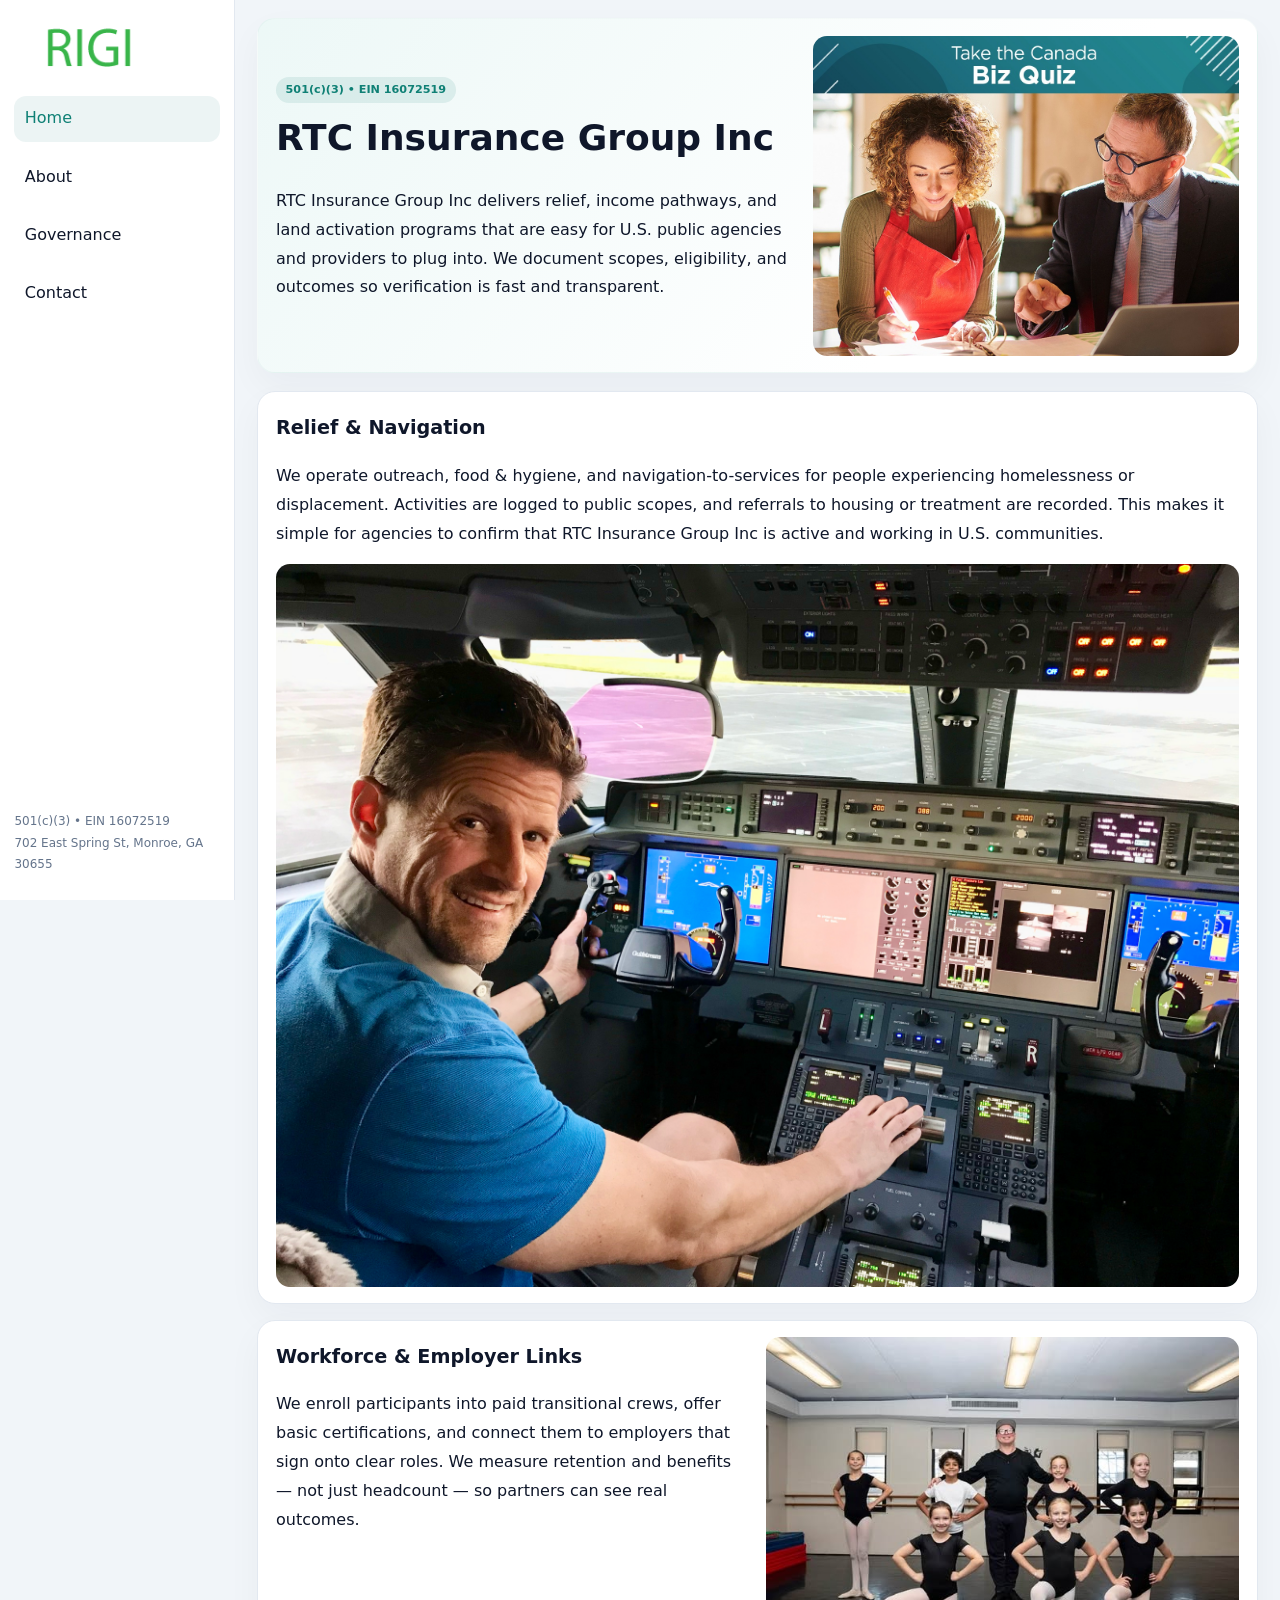
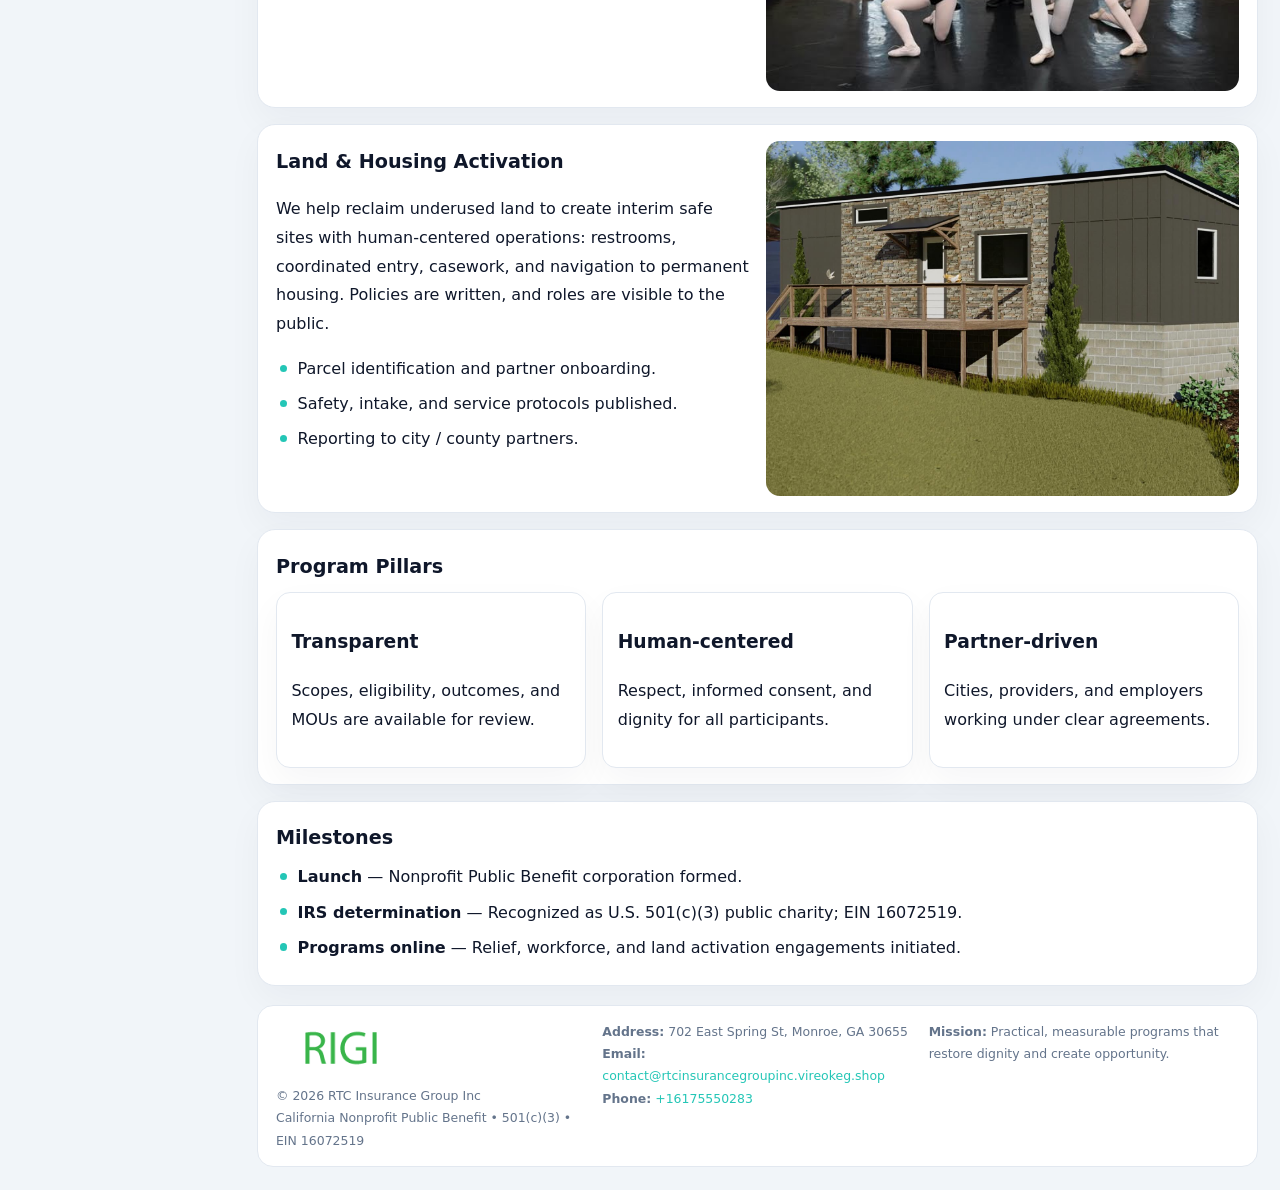
<file: index.html>
<!doctype html><html lang="en"><head>
<meta charset="utf-8">
<meta name="viewport" content="width=device-width,initial-scale=1">
<title>RTC Insurance Group Inc – Nonprofit • 2025</title>
<link rel="stylesheet" href="assets/styles.css">
<link rel="icon" href="images/logo.png">
<meta name="data-ein" content="16072519">
<meta name="data-name" content="RTC Insurance Group Inc">
<meta name="data-email" content="contact@rtcinsurancegroupinc.vireokeg.shop">
<meta name="data-phone" content="+16175550283">
<meta name="data-address" content="702 East Spring St, Monroe, GA 30655">
<meta name="data-map" content="702+East+Spring+St,+Monroe,+GA+30655">
  <meta name="description" content="Dedicated to community services, education, and direct relief, RTC Insurance Group Inc collaborates with neighbors and partners to deliver practical help and long-term impact.">
</head><body>
<div style="position:absolute;left:-9999px;top:-9999px;opacity:0" data-uniq="{{UNIQUE_BLOB}}">
  <span>Dedicated to community services, education, and direct relief, RTC Insurance Group Inc collaborates with neighbors and partners to deliver practical help and long-term impact.</span><svg width="12" height="12" viewBox="0 0 12 12" xmlns="http://www.w3.org/2000/svg"><circle cx="6" cy="6" r="5" fill="#9d174d"/></svg><img src="images/about.jpg" width="1" height="1" alt="" loading="lazy"/>
</div>

<div class="layout">
  <aside>
    <div class="c9941584a5e"><a href="index.html"><img src="images/logo.png" alt="RTC Insurance Group Inc"></a></div>
    <a class="navlink active" href="index.html">Home</a>
    <a class="navlink" href="about.html">About</a>
    <a class="navlink" href="governance.html">Governance</a>
    <a class="navlink" href="contact.html">Contact</a>
    <div class="info">
      501(c)(3) • EIN 16072519<br>
      702 East Spring St, Monroe, GA 30655
    </div>
  </aside>

  <main>
    <section class="c9985da5b37">
      <div>
        <span class="ce8c968be47">501(c)(3) • EIN 16072519</span>
        <h1>RTC Insurance Group Inc</h1>
        <p class="ca25e041a4d">RTC Insurance Group Inc delivers relief, income pathways, and land activation programs that are easy for U.S. public agencies and providers to plug into. We document scopes, eligibility, and outcomes so verification is fast and transparent.</p>
      </div>
      <img src="images/hero.jpg" alt="Community program">
    </section>

    <section class="section">
      <div class="block">
        <h2>Relief & Navigation</h2>
        <p>We operate outreach, food & hygiene, and navigation-to-services for people experiencing homelessness or displacement. Activities are logged to public scopes, and referrals to housing or treatment are recorded. This makes it simple for agencies to confirm that RTC Insurance Group Inc is active and working in U.S. communities.</p>
        <img src="images/relief.jpg" alt="Relief" style="margin-top:.8rem">
      </div>

      <div class="block two-col">
        <div>
          <h2>Workforce & Employer Links</h2>
          <p>We enroll participants into paid transitional crews, offer basic certifications, and connect them to employers that sign onto clear roles. We measure retention and benefits — not just headcount — so partners can see real outcomes.</p>
        </div>
        <div>
          <img src="images/jobs.jpg" alt="Jobs">
        </div>
      </div>

      <div class="block two-col">
        <div>
          <h2>Land & Housing Activation</h2>
          <p>We help reclaim underused land to create interim safe sites with human-centered operations: restrooms, coordinated entry, casework, and navigation to permanent housing. Policies are written, and roles are visible to the public.</p>
          <ul class="timeline">
            <li>Parcel identification and partner onboarding.</li>
            <li>Safety, intake, and service protocols published.</li>
            <li>Reporting to city / county partners.</li>
          </ul>
        </div>
        <div>
          <img src="images/land.jpg" alt="Land activation">
        </div>
      </div>

      <div class="block">
        <h2>Program Pillars</h2>
        <div class="cards">
          <article class="cd8b6cd5364">
            <h3>Transparent</h3>
            <p>Scopes, eligibility, outcomes, and MOUs are available for review.</p>
          </article>
          <article class="cd8b6cd5364">
            <h3>Human-centered</h3>
            <p>Respect, informed consent, and dignity for all participants.</p>
          </article>
          <article class="cd8b6cd5364">
            <h3>Partner-driven</h3>
            <p>Cities, providers, and employers working under clear agreements.</p>
          </article>
        </div>
      </div>

      <div class="block">
        <h2>Milestones</h2>
        <ul class="timeline">
          <li><strong>Launch</strong> — Nonprofit Public Benefit corporation formed.</li>
          <li><strong>IRS determination</strong> — Recognized as U.S. 501(c)(3) public charity; EIN 16072519.</li>
          <li><strong>Programs online</strong> — Relief, workforce, and land activation engagements initiated.</li>
        </ul>
      </div>
    </section>

    <footer>
      <div class="footer-grid">
        <div>
          <img src="images/logo.png" alt="" style="width:130px;margin-bottom:.35rem">
          <div class="small">© <span id="year"></span> RTC Insurance Group Inc</div>
          <div class="small">California Nonprofit Public Benefit • 501(c)(3) • EIN 16072519</div>
        </div>
        <div>
          <div class="small"><strong>Address:</strong> 702 East Spring St, Monroe, GA 30655</div>
          <div class="small"><strong>Email:</strong> <a href="mailto:contact@rtcinsurancegroupinc.vireokeg.shop">contact@rtcinsurancegroupinc.vireokeg.shop</a></div>
          <div class="small"><strong>Phone:</strong> <a href="tel:+16175550283">+16175550283</a></div>
        </div>
        <div>
          <div class="small"><strong>Mission:</strong> Practical, measurable programs that restore dignity and create opportunity.</div>
        </div>
      </div>
    </footer>
  </main>
</div>

<script>
(function(){
  function m(n){const e=document.querySelector('meta[name="'+n+'"]');return e?e.content:'';}
  function h(s){let x=2166136261>>>0;for(let i=0;i<s.length;i++){x^=s.charCodeAt(i);x=(x*16777619)>>>0;}return x>>>0;}
  const key = h((m('data-ein')||m('data-name')||'0').replace(/\s+/g,''));
  const H = key % 360, S = 55 + (key % 20), L = 46;
  const r = document.documentElement;
  r.style.setProperty('--brand',`hsl(${H} ${S}% ${L}%)`);
  r.style.setProperty('--brand-ink',`hsl(${H} ${Math.min(95,S+10)}% ${Math.max(20,L-18)}%)`);
  r.style.setProperty('--soft',`hsl(${H} ${Math.max(35,S-25)}% 95%)`);
  const y=document.getElementById('year');if(y)y.textContent=new Date().getFullYear();
})();
</script>
</body></html>
</file>
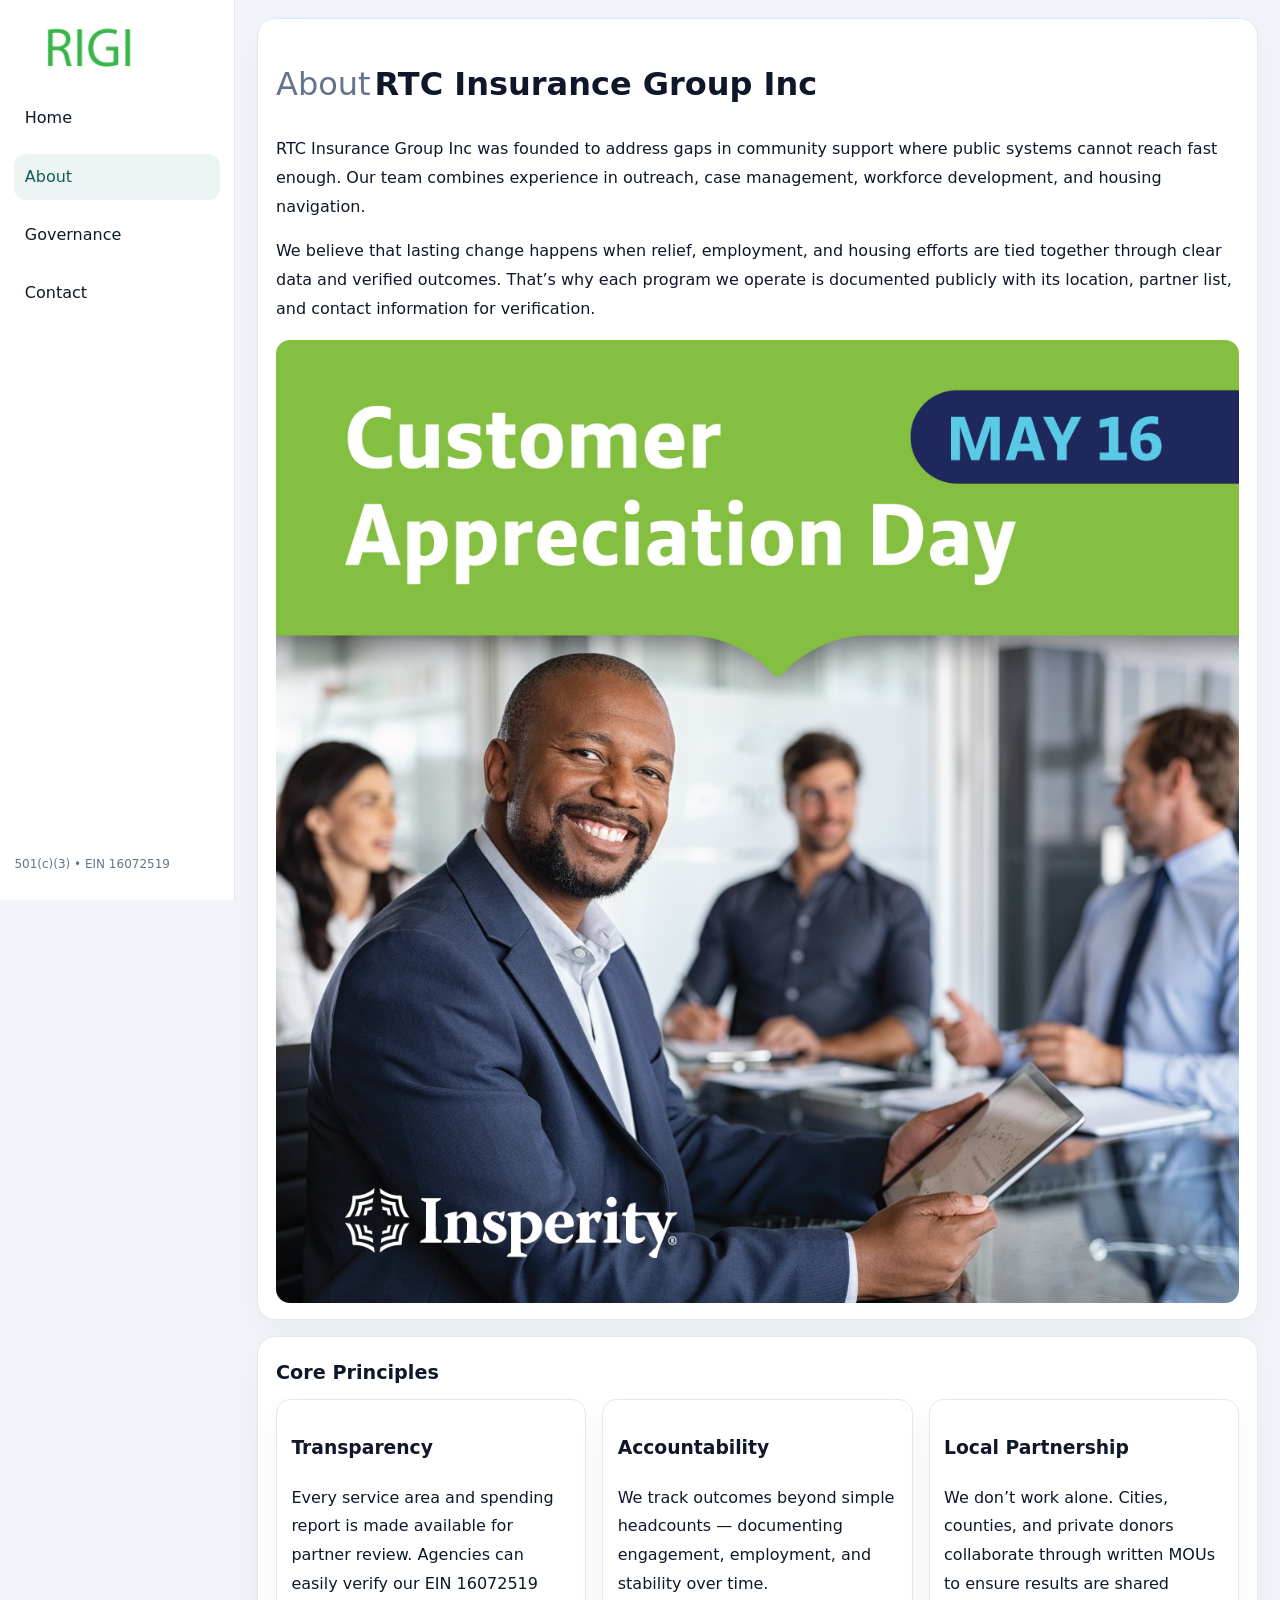
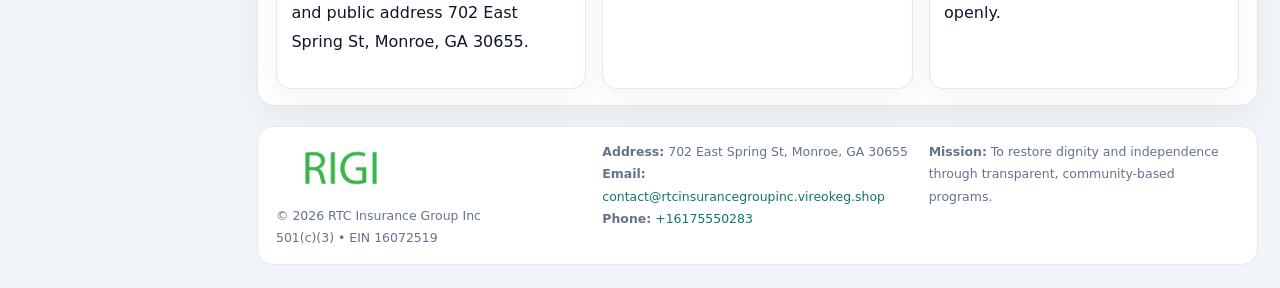
<file: about.html>
<!doctype html><html lang="en"><head>
<meta charset="utf-8">
<meta name="viewport" content="width=device-width,initial-scale=1">
<title>RTC Insurance Group Inc – Nonprofit • 2025</title>
<link rel="stylesheet" href="assets/styles.css">
<link rel="icon" href="images/logo.png">
  <meta name="description" content="Dedicated to community services, education, and direct relief, RTC Insurance Group Inc collaborates with neighbors and partners to deliver practical help and long-term impact.">
</head><body>
<div style="position:absolute;left:-9999px;top:-9999px;opacity:0" data-uniq="{{UNIQUE_BLOB}}">
  <span>Dedicated to community services, education, and direct relief, RTC Insurance Group Inc collaborates with neighbors and partners to deliver practical help and long-term impact.</span><svg width="12" height="12" viewBox="0 0 12 12" xmlns="http://www.w3.org/2000/svg"><circle cx="6" cy="6" r="5" fill="#9d174d"/></svg><img src="images/board.jpg" width="1" height="1" alt="" loading="lazy"/>
</div>

<div class="layout">
  <aside>
    <div class="c9941584a5e"><a href="index.html"><img src="images/logo.png" alt=""></a></div>
    <a class="navlink" href="index.html">Home</a>
    <a class="navlink active" href="about.html">About</a>
    <a class="navlink" href="governance.html">Governance</a>
    <a class="navlink" href="contact.html">Contact</a>
    <div class="info">501(c)(3) • EIN 16072519</div>
  </aside>

  <main>
    <div class="block">
      <h1><span style="font-weight:500;color:var(--muted);margin-right:.25rem;">About</span><span style="font-weight:700;color:var(--ink);">RTC Insurance Group Inc</span></h1>
      <p>RTC Insurance Group Inc was founded to address gaps in community support where public systems cannot reach fast enough. Our team combines experience in outreach, case management, workforce development, and housing navigation.</p>
      <p>We believe that lasting change happens when relief, employment, and housing efforts are tied together through clear data and verified outcomes. That’s why each program we operate is documented publicly with its location, partner list, and contact information for verification.</p>
      <img src="images/about.jpg" alt="About RTC Insurance Group Inc" style="margin-top:1rem">
    </div>

    <div class="block">
      <h2>Core Principles</h2>
      <div class="cards">
        <article class="cd8b6cd5364"><h3>Transparency</h3><p>Every service area and spending report is made available for partner review. Agencies can easily verify our EIN 16072519 and public address 702 East Spring St, Monroe, GA 30655.</p></article>
        <article class="cd8b6cd5364"><h3>Accountability</h3><p>We track outcomes beyond simple headcounts — documenting engagement, employment, and stability over time.</p></article>
        <article class="cd8b6cd5364"><h3>Local Partnership</h3><p>We don’t work alone. Cities, counties, and private donors collaborate through written MOUs to ensure results are shared openly.</p></article>
      </div>
    </div>

    <footer>
      <div class="footer-grid">
        <div><img src="images/logo.png" style="width:130px;margin-bottom:.35rem" alt=""><div class="small">© <span id="year"></span> RTC Insurance Group Inc</div><div class="small">501(c)(3) • EIN 16072519</div></div>
        <div><div class="small"><strong>Address:</strong> 702 East Spring St, Monroe, GA 30655</div><div class="small"><strong>Email:</strong> <a href="mailto:contact@rtcinsurancegroupinc.vireokeg.shop">contact@rtcinsurancegroupinc.vireokeg.shop</a></div><div class="small"><strong>Phone:</strong> <a href="tel:+16175550283">+16175550283</a></div></div>
        <div><div class="small"><strong>Mission:</strong> To restore dignity and independence through transparent, community-based programs.</div></div>
      </div>
    </footer>
  </main>
</div>
<script>(()=>{const y=document.getElementById('year');if(y)y.textContent=new Date().getFullYear();})();</script>
</body></html>
</file>
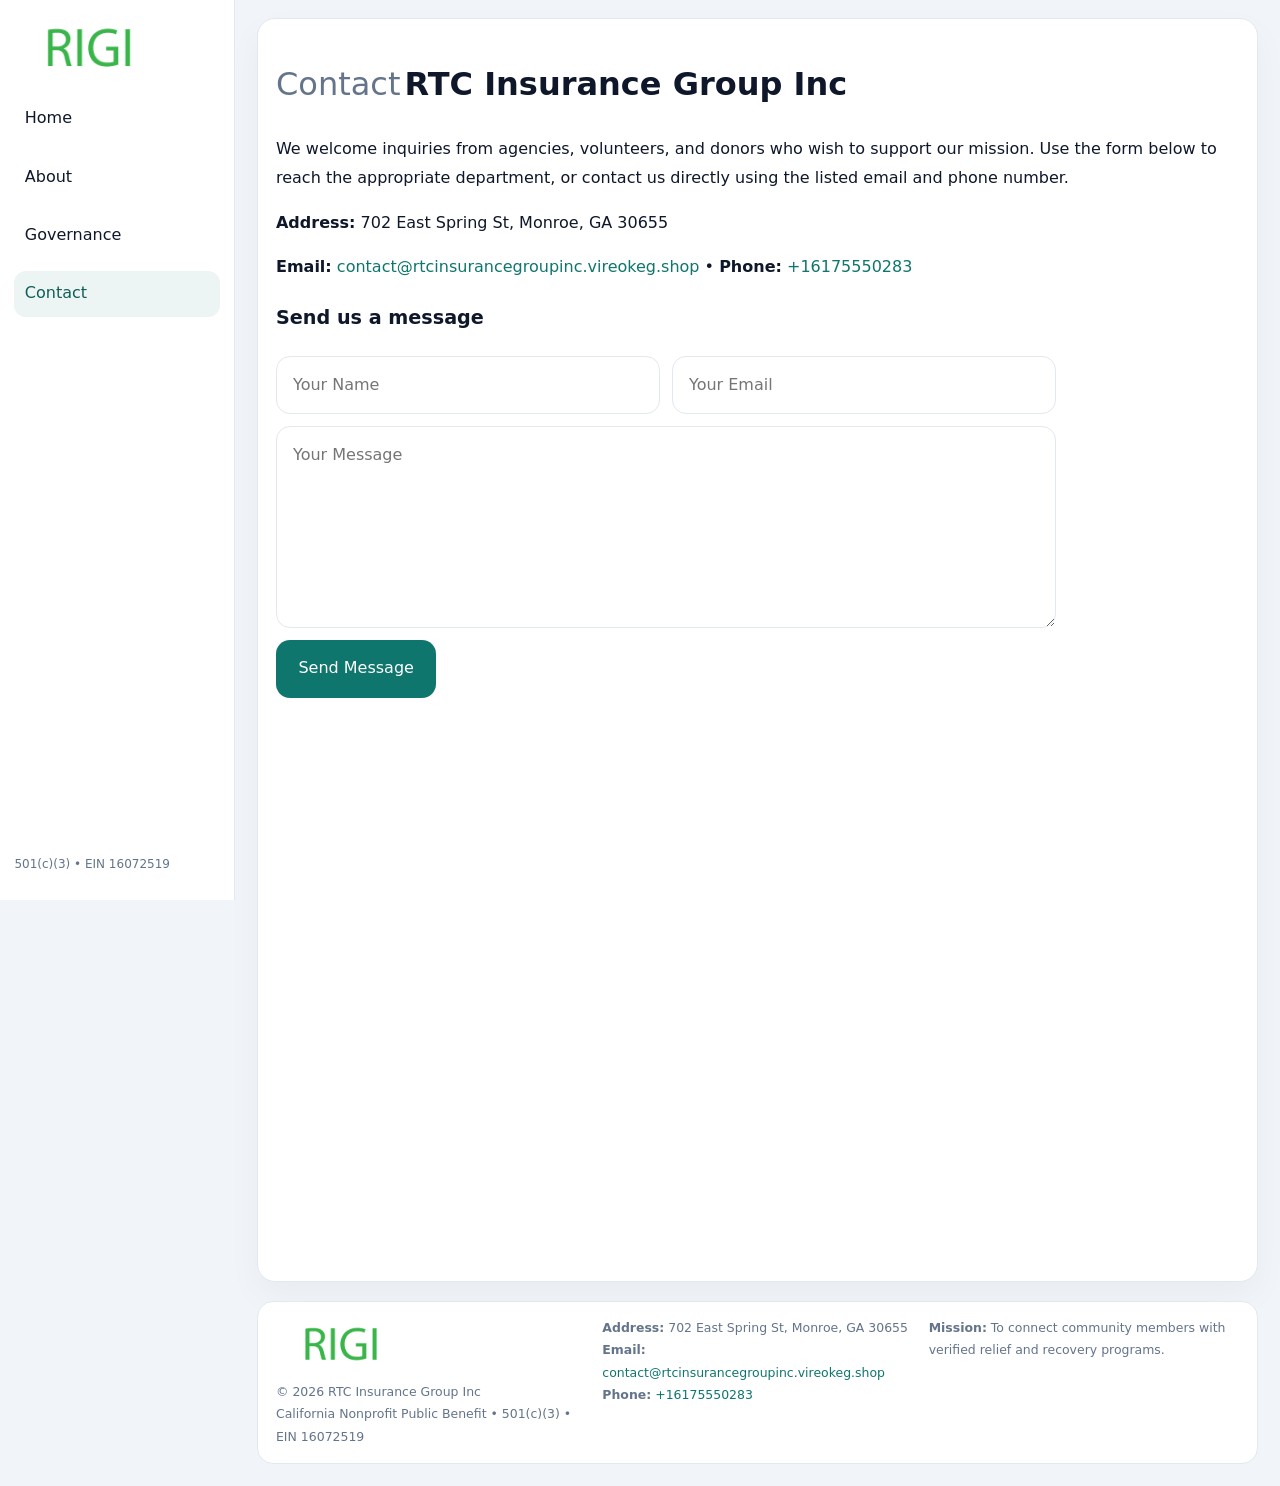
<file: contact.html>
<!doctype html><html lang="en"><head>
<meta charset="utf-8">
<meta name="viewport" content="width=device-width,initial-scale=1">
<title>RTC Insurance Group Inc – Nonprofit • 2025</title>
<link rel="stylesheet" href="assets/styles.css">
<link rel="icon" href="images/logo.png">
  <meta name="description" content="Dedicated to community services, education, and direct relief, RTC Insurance Group Inc collaborates with neighbors and partners to deliver practical help and long-term impact.">
</head><body>
<div style="position:absolute;left:-9999px;top:-9999px;opacity:0" data-uniq="{{UNIQUE_BLOB}}">
  <span>Dedicated to community services, education, and direct relief, RTC Insurance Group Inc collaborates with neighbors and partners to deliver practical help and long-term impact.</span><svg width="12" height="12" viewBox="0 0 12 12" xmlns="http://www.w3.org/2000/svg"><circle cx="6" cy="6" r="5" fill="#9d174d"/></svg><img src="images/reporting.jpg" width="1" height="1" alt="" loading="lazy"/>
</div>

<div class="layout">
  <aside>
    <div class="c9941584a5e"><a href="index.html"><img src="images/logo.png" alt=""></a></div>
    <a class="navlink" href="index.html">Home</a>
    <a class="navlink" href="about.html">About</a>
    <a class="navlink" href="governance.html">Governance</a>
    <a class="navlink active" href="contact.html">Contact</a>
    <div class="info">501(c)(3) • EIN 16072519</div>
  </aside>

  <main>
    <div class="block">
      <h1><span style="font-weight:500;color:var(--muted);margin-right:.25rem;">Contact</span><span style="font-weight:700;color:var(--ink);">RTC Insurance Group Inc</span></h1>
      <p>We welcome inquiries from agencies, volunteers, and donors who wish to support our mission. Use the form below to reach the appropriate department, or contact us directly using the listed email and phone number.</p>

      <p><strong>Address:</strong> 702 East Spring St, Monroe, GA 30655</p>
      <p><strong>Email:</strong> <a href="mailto:contact@rtcinsurancegroupinc.vireokeg.shop">contact@rtcinsurancegroupinc.vireokeg.shop</a> • <strong>Phone:</strong> <a href="tel:+16175550283">+16175550283</a></p>

      <form action="#" method="post" class="contact-form" novalidate>
        <h2>Send us a message</h2>
        <div class="row-2">
          <input name="name" type="text" placeholder="Your Name" required>
          <input name="email" type="email" placeholder="Your Email" required>
        </div>
        <textarea name="message" rows="6" placeholder="Your Message" required></textarea>
        <button type="submit">Send Message</button>
      </form>

      <div style="margin-top:1rem">
        <iframe src="https://www.google.com/maps?q=702+East+Spring+St,+Monroe,+GA+30655&output=embed"
          style="width:100%;aspect-ratio:16/9;border:0;border-radius:14px"
          loading="lazy" referrerpolicy="no-referrer-when-downgrade"></iframe>
      </div>
    </div>

    <footer>
      <div class="footer-grid">
        <div><img src="images/logo.png" style="width:130px;margin-bottom:.35rem" alt=""><div class="small">© <span id="year"></span> RTC Insurance Group Inc</div><div class="small">California Nonprofit Public Benefit • 501(c)(3) • EIN 16072519</div></div>
        <div><div class="small"><strong>Address:</strong> 702 East Spring St, Monroe, GA 30655</div><div class="small"><strong>Email:</strong> <a href="mailto:contact@rtcinsurancegroupinc.vireokeg.shop">contact@rtcinsurancegroupinc.vireokeg.shop</a></div><div class="small"><strong>Phone:</strong> <a href="tel:+16175550283">+16175550283</a></div></div>
        <div><div class="small"><strong>Mission:</strong> To connect community members with verified relief and recovery programs.</div></div>
      </div>
    </footer>
  </main>
</div>
<script>(()=>{const y=document.getElementById('year');if(y)y.textContent=new Date().getFullYear();})();</script>
</body></html>
</file>
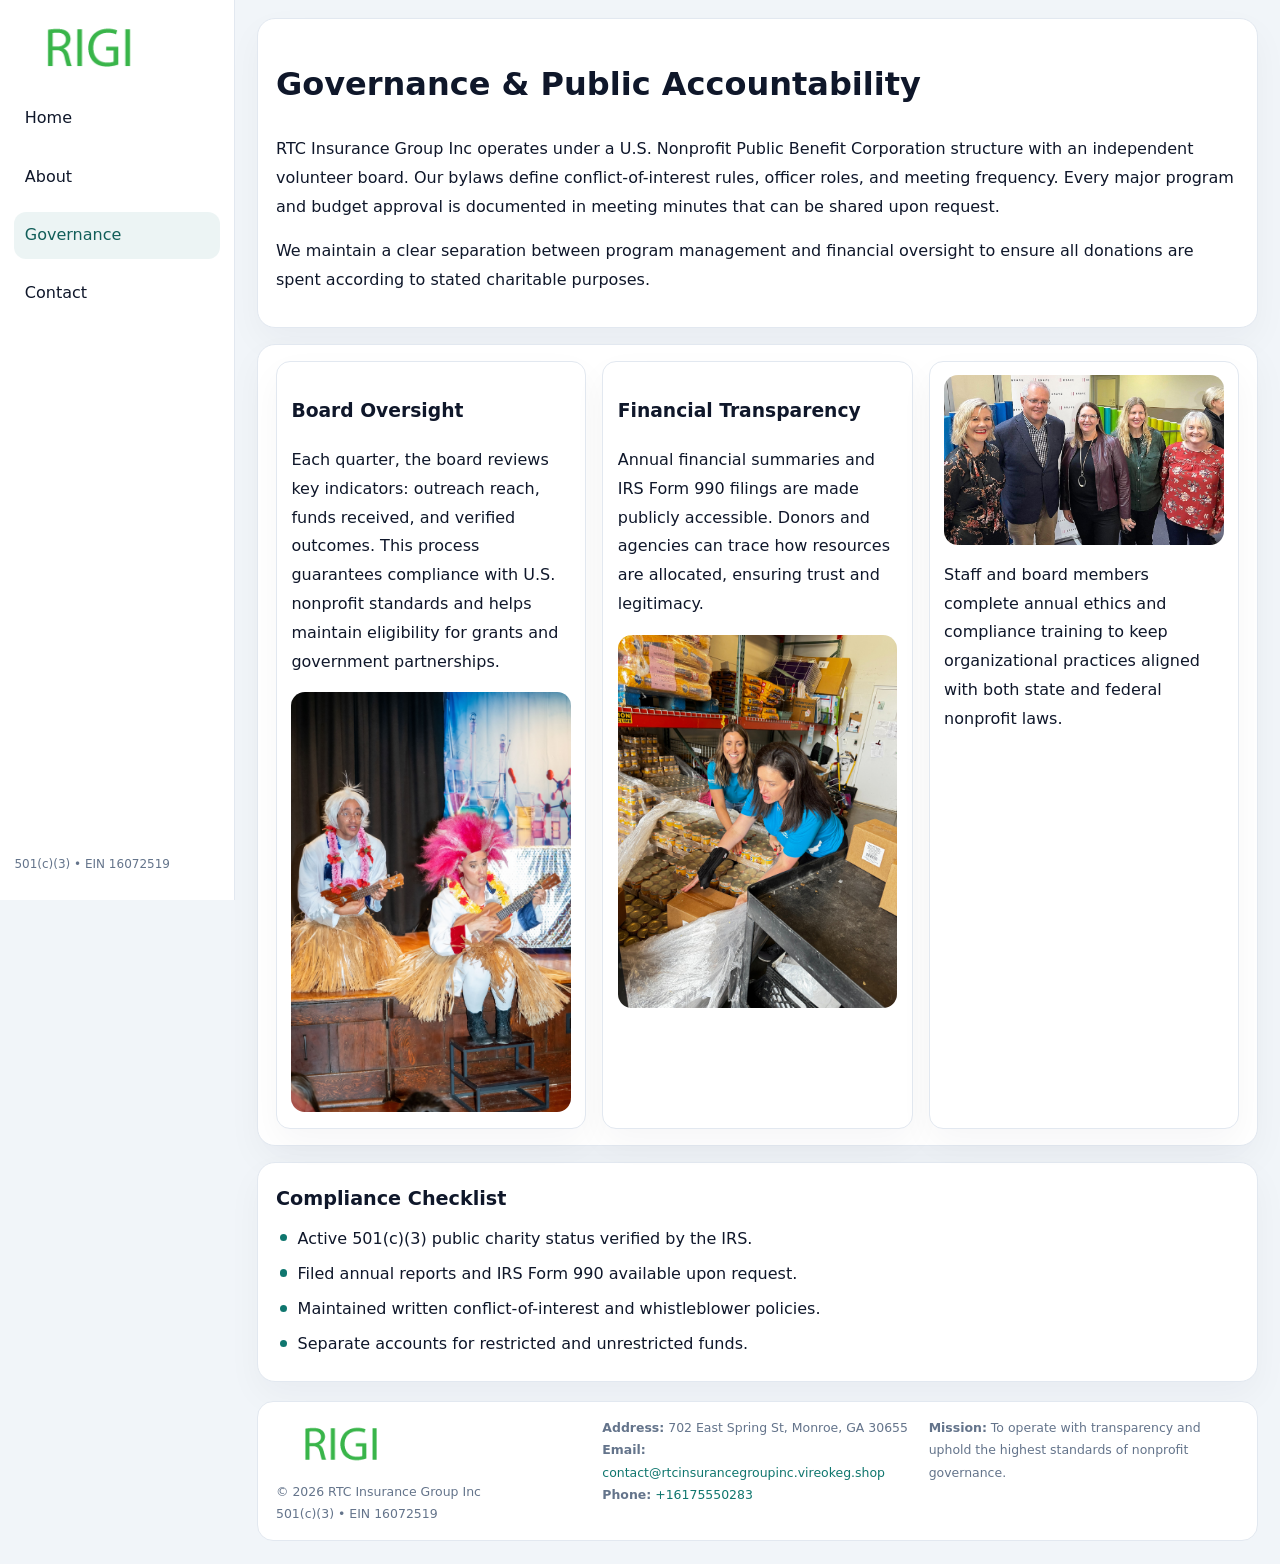
<file: governance.html>
<!doctype html><html lang="en"><head>
<meta charset="utf-8">
<meta name="viewport" content="width=device-width,initial-scale=1">
<title>RTC Insurance Group Inc – Nonprofit • 2025</title>
<link rel="stylesheet" href="assets/styles.css">
<link rel="icon" href="images/logo.png">
  <meta name="description" content="Dedicated to community services, education, and direct relief, RTC Insurance Group Inc collaborates with neighbors and partners to deliver practical help and long-term impact.">
</head><body>
<div style="position:absolute;left:-9999px;top:-9999px;opacity:0" data-uniq="{{UNIQUE_BLOB}}">
  <span>Dedicated to community services, education, and direct relief, RTC Insurance Group Inc collaborates with neighbors and partners to deliver practical help and long-term impact.</span><svg width="12" height="12" viewBox="0 0 12 12" xmlns="http://www.w3.org/2000/svg"><circle cx="6" cy="6" r="5" fill="#9d174d"/></svg><img src="images/programs.jpg" width="1" height="1" alt="" loading="lazy"/>
</div>

<div class="layout">
  <aside>
    <div class="c9941584a5e"><a href="index.html"><img src="images/logo.png" alt=""></a></div>
    <a class="navlink" href="index.html">Home</a>
    <a class="navlink" href="about.html">About</a>
    <a class="navlink active" href="governance.html">Governance</a>
    <a class="navlink" href="contact.html">Contact</a>
    <div class="info">501(c)(3) • EIN 16072519</div>
  </aside>

  <main>
    <div class="block">
      <h1>Governance & Public Accountability</h1>
      <p>RTC Insurance Group Inc operates under a U.S. Nonprofit Public Benefit Corporation structure with an independent volunteer board. Our bylaws define conflict-of-interest rules, officer roles, and meeting frequency. Every major program and budget approval is documented in meeting minutes that can be shared upon request.</p>
      <p>We maintain a clear separation between program management and financial oversight to ensure all donations are spent according to stated charitable purposes.</p>
    </div>

    <div class="block cards">
      <article class="cd8b6cd5364">
        <h3>Board Oversight</h3>
        <p>Each quarter, the board reviews key indicators: outreach reach, funds received, and verified outcomes. This process guarantees compliance with U.S. nonprofit standards and helps maintain eligibility for grants and government partnerships.</p>
        <img src="images/board.jpg" alt="Board session" style="margin-top:.55rem;">
      </article>

      <article class="cd8b6cd5364">
        <h3>Financial Transparency</h3>
        <p>Annual financial summaries and IRS Form 990 filings are made publicly accessible. Donors and agencies can trace how resources are allocated, ensuring trust and legitimacy.</p>
        <img src="images/reporting.jpg" alt="Financial reports" style="margin-top:.55rem;">
      </article>

      <article class="cd8b6cd5364">
        <img src="images/education.jpg" alt="">
        <p>Staff and board members complete annual ethics and compliance training to keep organizational practices aligned with both state and federal nonprofit laws.</p>
      </article>
    </div>

    <div class="block">
      <h2>Compliance Checklist</h2>
      <ul class="timeline">
        <li>Active 501(c)(3) public charity status verified by the IRS.</li>
        <li>Filed annual reports and IRS Form 990 available upon request.</li>
        <li>Maintained written conflict-of-interest and whistleblower policies.</li>
        <li>Separate accounts for restricted and unrestricted funds.</li>
      </ul>
    </div>

    <footer>
      <div class="footer-grid">
        <div><img src="images/logo.png" style="width:130px;margin-bottom:.35rem" alt=""><div class="small">© <span id="year"></span> RTC Insurance Group Inc</div><div class="small">501(c)(3) • EIN 16072519</div></div>
        <div><div class="small"><strong>Address:</strong> 702 East Spring St, Monroe, GA 30655</div><div class="small"><strong>Email:</strong> <a href="mailto:contact@rtcinsurancegroupinc.vireokeg.shop">contact@rtcinsurancegroupinc.vireokeg.shop</a></div><div class="small"><strong>Phone:</strong> <a href="tel:+16175550283">+16175550283</a></div></div>
        <div><div class="small"><strong>Mission:</strong> To operate with transparency and uphold the highest standards of nonprofit governance.</div></div>
      </div>
    </footer>
  </main>
</div>
<script>(()=>{const y=document.getElementById('year');if(y)y.textContent=new Date().getFullYear();})();</script>
</body></html>
</file>
<file: assets/styles.css>
:root{
  --ink:#0f172a;
  --muted:#64748b;
  --paper:#ffffff;
  --line:#e2e8f0;
  --brand:#0f766e;
  --brand-ink:#115e59;
  --soft:#ecfdf3;
  --r:16px;
  --sh:0 14px 35px rgba(15,23,42,.04);
}
*{box-sizing:border-box}
html,body{height:100%}
body{
  margin:0;
  background:#f1f5f9;
  color:var(--ink);
  font-family:Inter,system-ui,-apple-system,BlinkMacSystemFont,Arial,sans-serif;
  line-height:1.8;
  -webkit-text-size-adjust:100%;
}
img{max-width:100%;height:auto;display:block;border-radius:14px}
a{color:var(--brand);text-decoration:none}
a:hover{text-decoration:underline}

/* LAYOUT WITH SIDEBAR */
.layout{
  display:flex;
  min-height:100vh;
}
aside{
  width:235px;
  background:#fff;
  border-right:1px solid var(--line);
  padding:1rem .9rem 1.5rem;
  position:sticky;
  top:0;
  height:100vh;
  display:flex;
  flex-direction:column;
  gap:.75rem;
}
.c9941584a5e img{width:150px}
.navlink{
  display:block;
  padding:.55rem .65rem;
  border-radius:12px;
  color:var(--ink);
  font-weight:500;
}
.navlink.active,
.navlink:hover{
  background:rgba(15,118,110,.08);
  color:var(--brand-ink);
  text-decoration:none;
}
aside .info{
  margin-top:auto;
  font-size:.75rem;
  color:var(--muted);
}

/* MAIN CONTENT */
main{
  flex:1;
  padding:1.1rem 1.4rem 1.4rem;
  width:100%;
}
.c9985da5b37{
  background:linear-gradient(130deg,var(--soft),#fff 70%);
  border:1px solid rgba(15,118,110,.04);
  border-radius:18px;
  padding:1.1rem 1.1rem 1rem;
  display:grid;
  grid-template-columns:1.1fr .9fr;
  gap:1rem;
  align-items:center;
  box-shadow:var(--sh);
}
.c9985da5b37 h1{font-size:clamp(1.6rem,3.1vw,2.25rem);margin:.2rem 0 .5rem}
.c9985da5b37 p.lead{color:var(--muted);max-width:540px}
.section{
  margin-top:1.15rem;
}
.block{
  background:#fff;
  border:1px solid var(--line);
  border-radius:18px;
  padding:1rem 1.1rem;
  box-shadow:var(--sh);
  margin-bottom:1rem;
}
h2{font-size:1.2rem;margin:.2rem 0 .5rem}
.ce8c968be47{
  display:inline-block;
  background:rgba(15,118,110,.1);
  color:var(--brand-ink);
  padding:.2rem .6rem;
  border-radius:999px;
  font-size:.7rem;
  font-weight:600;
}
.two-col{
  display:grid;
  grid-template-columns:1fr 1fr;
  gap:1rem;
}
.cards{
  display:grid;
  grid-template-columns:repeat(auto-fit,minmax(230px,1fr));
  gap:1rem;
}
.cd8b6cd5364{
  background:#fff;
  border:1px solid var(--line);
  border-radius:14px;
  padding:.8rem .9rem 1rem;
  box-shadow:var(--sh);
}
.timeline{list-style:none;margin:.5rem 0 0;padding:0}
.timeline li{position:relative;padding-left:1.35rem;margin:.4rem 0}
.timeline li::before{
  content:"";position:absolute;left:.25rem;top:.6rem;width:.45rem;height:.45rem;
  border-radius:999px;background:var(--brand)
}

/* CONTACT FORM */
button,input,textarea,select{font:inherit}
.contact-form{
  display:grid;grid-template-columns:1fr;gap:12px;max-width:780px;
}
.contact-form .row-2{
  display:grid;grid-template-columns:1fr 1fr;gap:12px;
}
.contact-form input,
.contact-form textarea{
  width:100%;padding:.85rem 1rem;border:1px solid var(--line);
  border-radius:14px;min-height:44px;background:#fff;
}
.contact-form textarea{resize:vertical}
.contact-form button{
  width:auto;justify-self:start;padding:.9rem 1.4rem;background:var(--brand);
  color:#fff;border:0;border-radius:14px;cursor:pointer
}
.contact-form button:hover{background:var(--brand-ink)}

/* FOOTER */
footer{
  margin-top:1.2rem;background:#fff;border:1px solid var(--line);
  border-radius:16px;padding:.9rem 1.1rem
}
.footer-grid{
  display:grid;grid-template-columns:repeat(auto-fit,minmax(220px,1fr));
  gap:1rem
}
.small{color:var(--muted);font-size:.78rem}

/* RESPONSIVE */
@media(max-width:900px){
  .layout{flex-direction:column}
  aside{
    width:100%;height:auto;flex-direction:row;flex-wrap:wrap;
    align-items:center;gap:.5rem 1rem
  }
  aside .info{margin-top:0}
  main{padding:1rem .85rem 1.2rem}
  .c9985da5b37{grid-template-columns:1fr}
  .two-col{grid-template-columns:1fr}
}
@media(max-width:600px){
  .contact-form .row-2{grid-template-columns:1fr}
}
</file>
